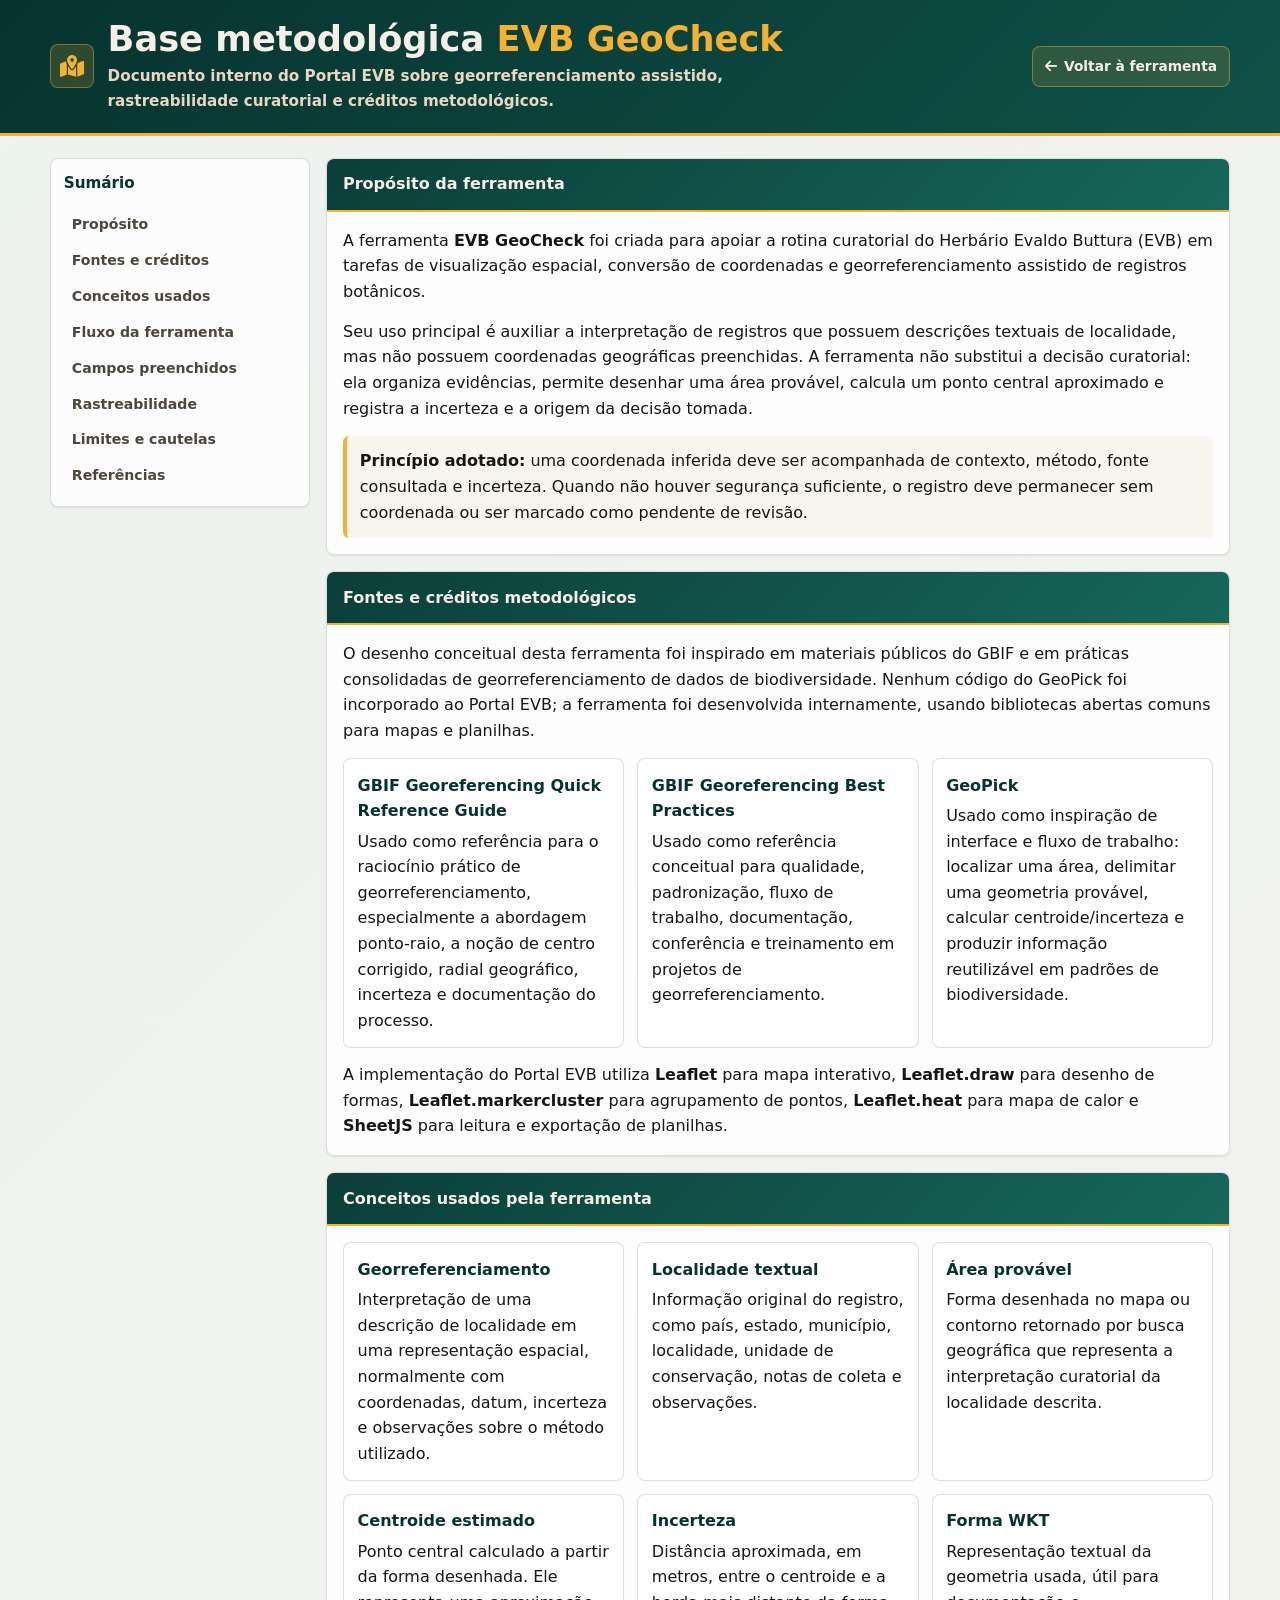
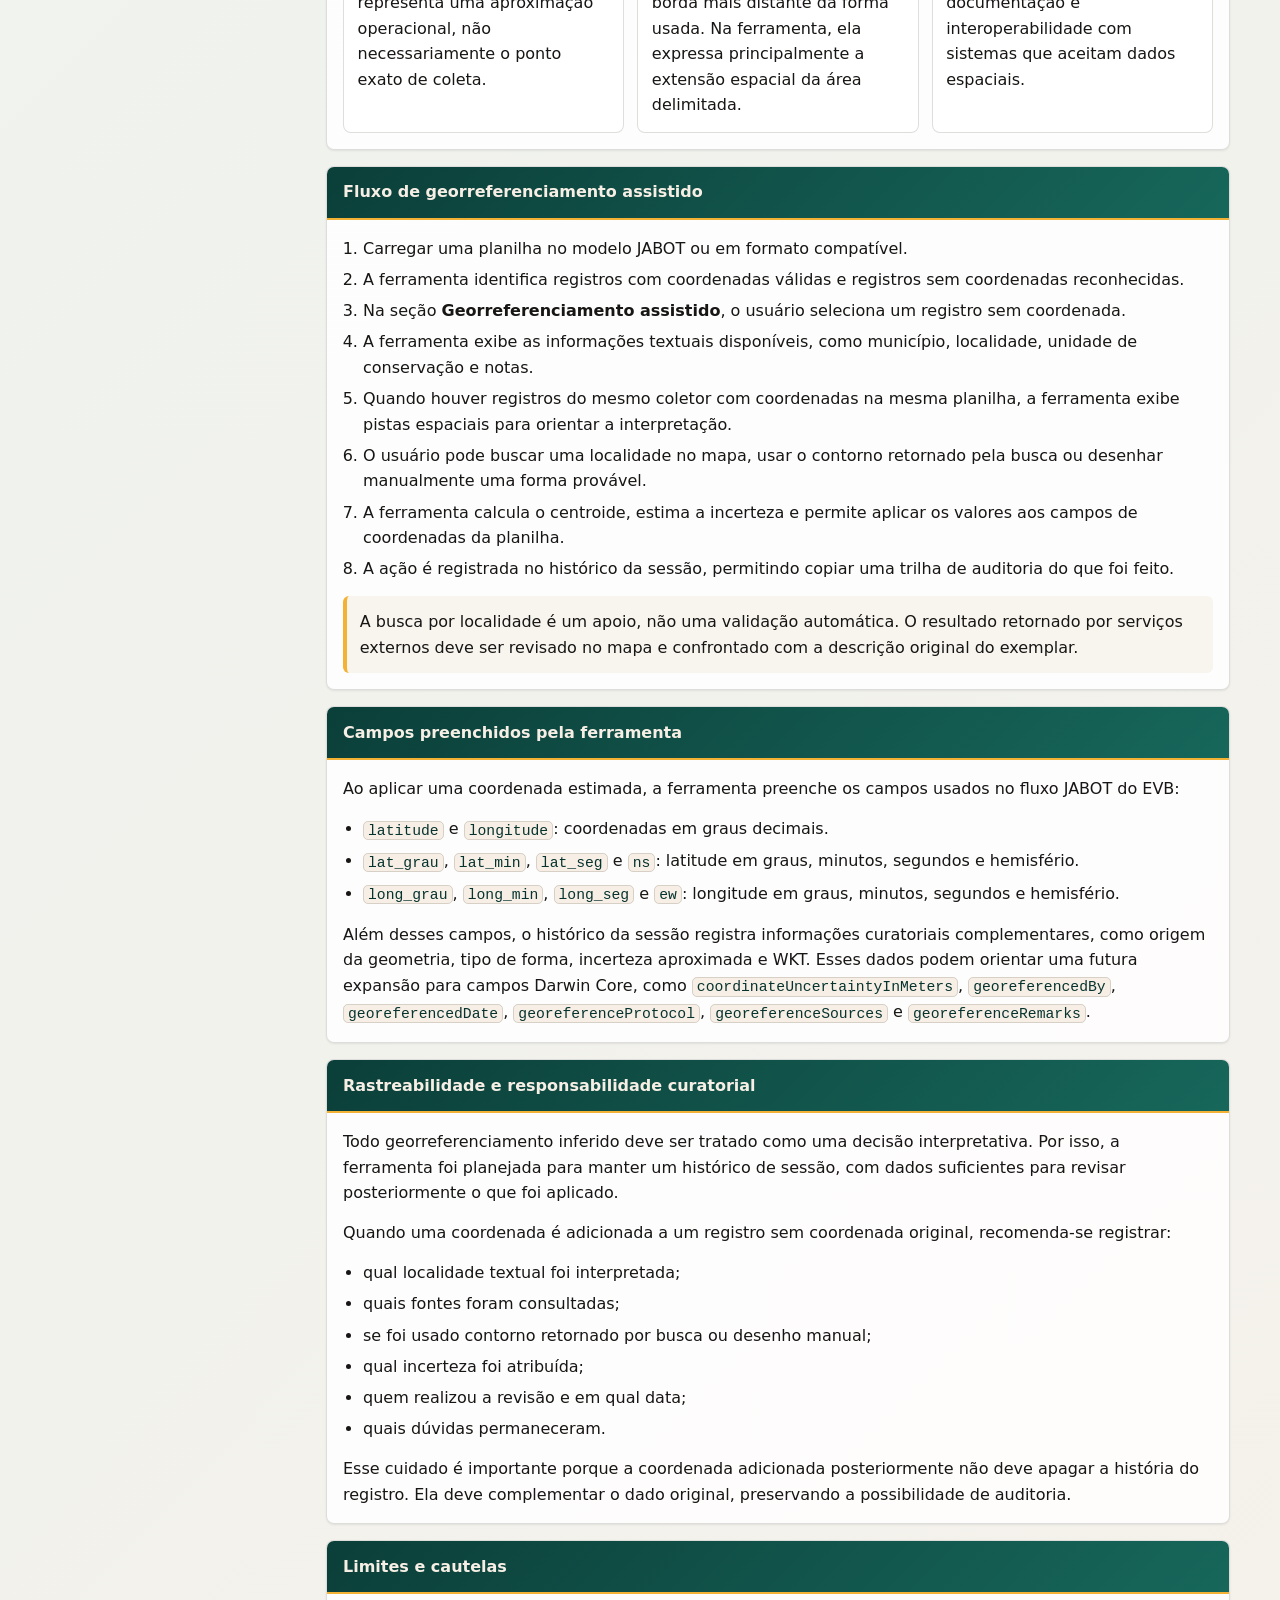
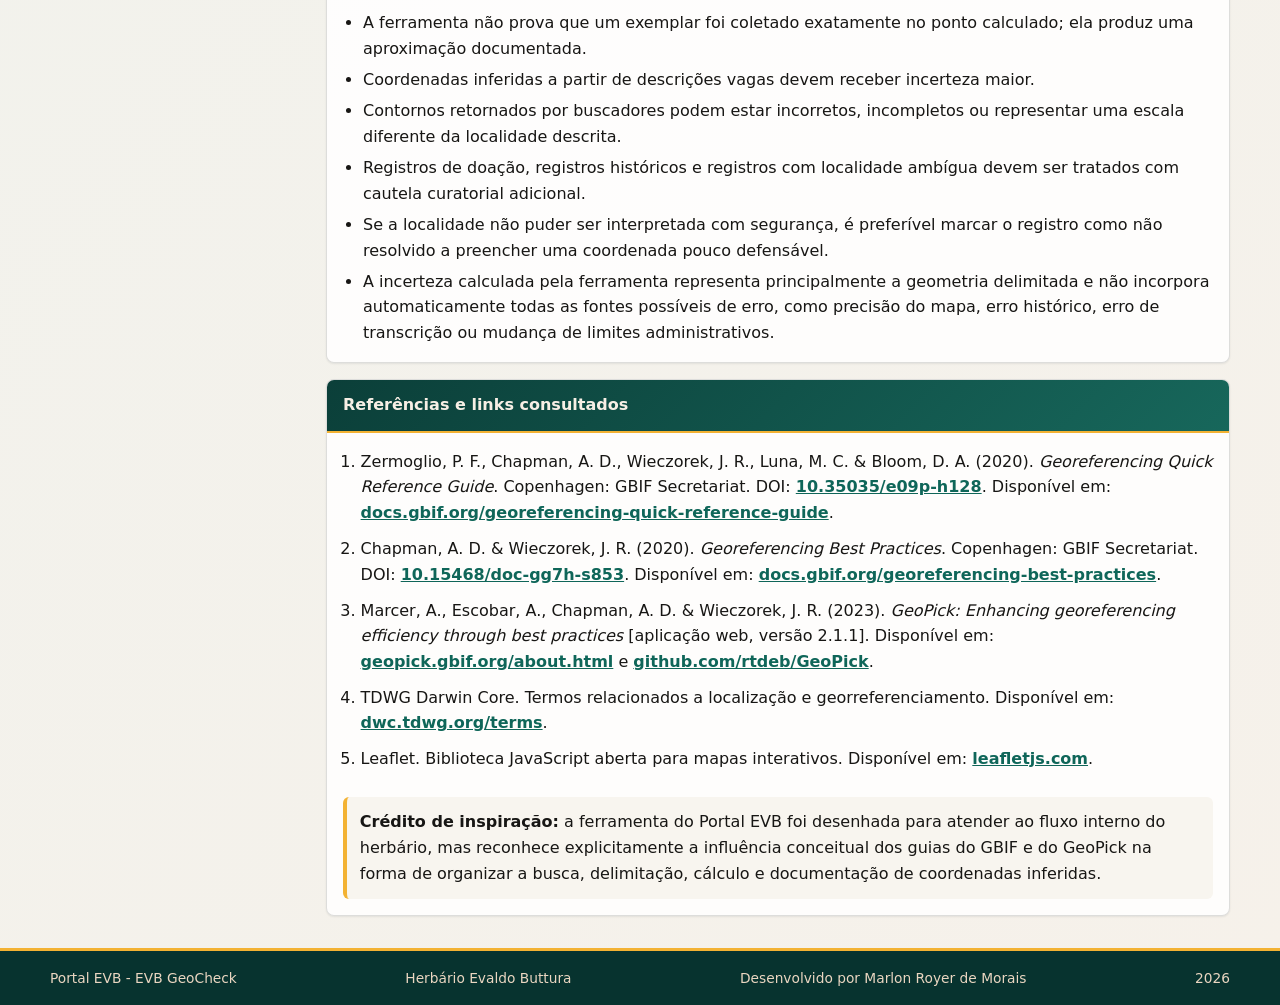
<file: tools/Mapa_Coordenadas/georreferenciamento.html>
<!DOCTYPE html>
<html lang="pt-BR">
<head>
    <meta charset="UTF-8">
    <meta name="viewport" content="width=device-width, initial-scale=1.0">
    <meta name="description" content="Base metodológica da ferramenta EVB GeoCheck do Portal EVB.">
    <title>Base metodológica - EVB GeoCheck</title>
    <!--
        Documento metodológico da ferramenta EVB GeoCheck.
        O texto credita explicitamente GBIF Georeferencing Quick Reference Guide,
        GBIF Georeferencing Best Practices, Darwin Core, Leaflet e GeoPick como
        referências conceituais/metodológicas. A ferramenta do Portal EVB não
        incorpora código do GeoPick.
    -->
    <link rel="stylesheet" href="https://cdnjs.cloudflare.com/ajax/libs/font-awesome/6.4.0/css/all.min.css">
    <style>
        :root {
            --evb-green-950: #07332f;
            --evb-green-900: #0b3f39;
            --evb-green-800: #0f5148;
            --evb-gold-500: #f3b233;
            --evb-cream-100: #f7efe5;
            --evb-cream-200: #ead6c1;
            --evb-stone-100: #f5f2ed;
            --evb-stone-700: #4d463e;
            --evb-ink-900: #171614;
            --evb-border: rgba(23, 22, 20, 0.14);
            --evb-radius: 8px;
            --evb-shadow: 0 10px 28px rgba(12, 31, 27, 0.14);
        }

        * { box-sizing: border-box; }

        html {
            min-width: 320px;
            scroll-behavior: smooth;
        }

        body {
            background: linear-gradient(135deg, #edf3ef 0%, #f6f1ea 100%);
            color: var(--evb-ink-900);
            font-family: "Segoe UI", system-ui, -apple-system, BlinkMacSystemFont, sans-serif;
            line-height: 1.6;
            margin: 0;
        }

        .app-header {
            background: linear-gradient(135deg, var(--evb-green-950), var(--evb-green-800));
            border-bottom: 3px solid var(--evb-gold-500);
            color: var(--evb-cream-100);
            padding: 1.25rem;
        }

        .header-content,
        .main-container,
        .footer-content {
            margin: 0 auto;
            width: min(100% - 2rem, 1180px);
        }

        .header-content {
            align-items: center;
            display: flex;
            gap: 1rem;
            justify-content: space-between;
        }

        .brand {
            align-items: center;
            display: flex;
            gap: 0.85rem;
        }

        .brand i {
            align-items: center;
            background: rgba(243, 178, 51, 0.16);
            border: 1px solid rgba(243, 178, 51, 0.42);
            border-radius: var(--evb-radius);
            color: var(--evb-gold-500);
            display: inline-flex;
            flex: 0 0 44px;
            font-size: 1.35rem;
            height: 44px;
            justify-content: center;
            width: 44px;
        }

        h1 {
            font-size: clamp(1.45rem, 3vw, 2.2rem);
            line-height: 1.1;
            margin: 0;
        }

        h1 span { color: var(--evb-gold-500); }

        .subtitle {
            color: var(--evb-cream-200);
            font-size: 0.95rem;
            font-weight: 600;
            margin: 0.35rem 0 0;
            max-width: 720px;
        }

        .back-link {
            align-items: center;
            background: rgba(243, 178, 51, 0.14);
            border: 1px solid rgba(243, 178, 51, 0.42);
            border-radius: var(--evb-radius);
            color: var(--evb-cream-100);
            display: inline-flex;
            font-size: 0.86rem;
            font-weight: 800;
            gap: 0.45rem;
            padding: 0.55rem 0.75rem;
            text-decoration: none;
            white-space: nowrap;
        }

        .back-link:hover,
        .back-link:focus-visible {
            background: var(--evb-gold-500);
            color: var(--evb-green-950);
        }

        .main-container {
            display: grid;
            gap: 1rem;
            grid-template-columns: 260px minmax(0, 1fr);
            padding: 1.35rem 0 2rem;
        }

        .toc {
            align-self: start;
            background: rgba(255, 255, 255, 0.76);
            border: 1px solid var(--evb-border);
            border-radius: var(--evb-radius);
            box-shadow: 0 1px 2px rgba(12, 31, 27, 0.08);
            padding: 0.8rem;
            position: sticky;
            top: 1rem;
        }

        .toc h2 {
            color: var(--evb-green-950);
            font-size: 0.95rem;
            margin: 0 0 0.65rem;
        }

        .toc a {
            border-radius: 6px;
            color: var(--evb-stone-700);
            display: block;
            font-size: 0.88rem;
            font-weight: 700;
            padding: 0.42rem 0.5rem;
            text-decoration: none;
        }

        .toc a:hover,
        .toc a:focus-visible {
            background: #f7efe5;
            color: var(--evb-green-950);
        }

        .content {
            display: grid;
            gap: 1rem;
            min-width: 0;
        }

        .panel {
            background: rgba(255, 255, 255, 0.86);
            border: 1px solid var(--evb-border);
            border-radius: var(--evb-radius);
            box-shadow: 0 1px 2px rgba(12, 31, 27, 0.08);
            overflow: hidden;
        }

        .panel h2 {
            background: linear-gradient(135deg, var(--evb-green-900), #17675b);
            border-bottom: 2px solid var(--evb-gold-500);
            color: var(--evb-cream-100);
            font-size: 1rem;
            margin: 0;
            padding: 0.8rem 1rem;
        }

        .panel-body {
            display: grid;
            gap: 0.9rem;
            padding: 1rem;
        }

        h3 {
            color: var(--evb-green-950);
            font-size: 1rem;
            margin: 0.35rem 0 0;
        }

        p { margin: 0; }

        ul,
        ol {
            margin: 0;
            padding-left: 1.25rem;
        }

        li + li { margin-top: 0.35rem; }

        code {
            background: #f7efe5;
            border: 1px solid var(--evb-border);
            border-radius: 5px;
            color: var(--evb-green-950);
            font-family: Consolas, "Liberation Mono", monospace;
            font-size: 0.92em;
            padding: 0.05rem 0.25rem;
        }

        .note {
            background: #f8f5ef;
            border-left: 4px solid var(--evb-gold-500);
            border-radius: 6px;
            padding: 0.8rem;
        }

        .grid {
            display: grid;
            gap: 0.8rem;
            grid-template-columns: repeat(auto-fit, minmax(240px, 1fr));
        }

        .mini-card {
            background: #fff;
            border: 1px solid var(--evb-border);
            border-radius: var(--evb-radius);
            padding: 0.85rem;
        }

        .mini-card strong {
            color: var(--evb-green-950);
            display: block;
            margin-bottom: 0.3rem;
        }

        a {
            color: #0f6659;
            font-weight: 800;
        }

        .references {
            padding-left: 1.1rem;
        }

        .references li {
            margin-bottom: 0.65rem;
        }

        .app-footer {
            background: var(--evb-green-950);
            border-top: 3px solid var(--evb-gold-500);
            color: var(--evb-cream-200);
            padding: 1rem 1.25rem;
        }

        .footer-content {
            display: flex;
            flex-wrap: wrap;
            font-size: 0.86rem;
            gap: 0.75rem 1.5rem;
            justify-content: space-between;
        }

        @media (max-width: 900px) {
            .header-content {
                align-items: flex-start;
                flex-direction: column;
            }

            .main-container {
                grid-template-columns: 1fr;
            }

            .toc {
                position: static;
            }
        }
    </style>
</head>
<body>
    <header class="app-header">
        <div class="header-content">
            <div class="brand">
                <i class="fas fa-map-location-dot" aria-hidden="true"></i>
                <div>
                    <h1>Base metodológica <span>EVB GeoCheck</span></h1>
                    <p class="subtitle">Documento interno do Portal EVB sobre georreferenciamento assistido, rastreabilidade curatorial e créditos metodológicos.</p>
                </div>
            </div>
            <a class="back-link" href="index.html">
                <i class="fas fa-arrow-left" aria-hidden="true"></i> Voltar à ferramenta
            </a>
        </div>
    </header>

    <main class="main-container">
        <nav class="toc" aria-label="Sumário">
            <h2>Sumário</h2>
            <a href="#proposito">Propósito</a>
            <a href="#fontes">Fontes e créditos</a>
            <a href="#conceitos">Conceitos usados</a>
            <a href="#fluxo">Fluxo da ferramenta</a>
            <a href="#campos">Campos preenchidos</a>
            <a href="#rastreabilidade">Rastreabilidade</a>
            <a href="#limites">Limites e cautelas</a>
            <a href="#referencias">Referências</a>
        </nav>

        <div class="content">
            <section class="panel" id="proposito">
                <h2>Propósito da ferramenta</h2>
                <div class="panel-body">
                    <p>A ferramenta <strong>EVB GeoCheck</strong> foi criada para apoiar a rotina curatorial do Herbário Evaldo Buttura (EVB) em tarefas de visualização espacial, conversão de coordenadas e georreferenciamento assistido de registros botânicos.</p>
                    <p>Seu uso principal é auxiliar a interpretação de registros que possuem descrições textuais de localidade, mas não possuem coordenadas geográficas preenchidas. A ferramenta não substitui a decisão curatorial: ela organiza evidências, permite desenhar uma área provável, calcula um ponto central aproximado e registra a incerteza e a origem da decisão tomada.</p>
                    <div class="note">
                        <p><strong>Princípio adotado:</strong> uma coordenada inferida deve ser acompanhada de contexto, método, fonte consultada e incerteza. Quando não houver segurança suficiente, o registro deve permanecer sem coordenada ou ser marcado como pendente de revisão.</p>
                    </div>
                </div>
            </section>

            <section class="panel" id="fontes">
                <h2>Fontes e créditos metodológicos</h2>
                <div class="panel-body">
                    <p>O desenho conceitual desta ferramenta foi inspirado em materiais públicos do GBIF e em práticas consolidadas de georreferenciamento de dados de biodiversidade. Nenhum código do GeoPick foi incorporado ao Portal EVB; a ferramenta foi desenvolvida internamente, usando bibliotecas abertas comuns para mapas e planilhas.</p>
                    <div class="grid">
                        <div class="mini-card">
                            <strong>GBIF Georeferencing Quick Reference Guide</strong>
                            <p>Usado como referência para o raciocínio prático de georreferenciamento, especialmente a abordagem ponto-raio, a noção de centro corrigido, radial geográfico, incerteza e documentação do processo.</p>
                        </div>
                        <div class="mini-card">
                            <strong>GBIF Georeferencing Best Practices</strong>
                            <p>Usado como referência conceitual para qualidade, padronização, fluxo de trabalho, documentação, conferência e treinamento em projetos de georreferenciamento.</p>
                        </div>
                        <div class="mini-card">
                            <strong>GeoPick</strong>
                            <p>Usado como inspiração de interface e fluxo de trabalho: localizar uma área, delimitar uma geometria provável, calcular centroide/incerteza e produzir informação reutilizável em padrões de biodiversidade.</p>
                        </div>
                    </div>
                    <p>A implementação do Portal EVB utiliza <strong>Leaflet</strong> para mapa interativo, <strong>Leaflet.draw</strong> para desenho de formas, <strong>Leaflet.markercluster</strong> para agrupamento de pontos, <strong>Leaflet.heat</strong> para mapa de calor e <strong>SheetJS</strong> para leitura e exportação de planilhas.</p>
                </div>
            </section>

            <section class="panel" id="conceitos">
                <h2>Conceitos usados pela ferramenta</h2>
                <div class="panel-body">
                    <div class="grid">
                        <div class="mini-card">
                            <strong>Georreferenciamento</strong>
                            <p>Interpretação de uma descrição de localidade em uma representação espacial, normalmente com coordenadas, datum, incerteza e observações sobre o método utilizado.</p>
                        </div>
                        <div class="mini-card">
                            <strong>Localidade textual</strong>
                            <p>Informação original do registro, como país, estado, município, localidade, unidade de conservação, notas de coleta e observações.</p>
                        </div>
                        <div class="mini-card">
                            <strong>Área provável</strong>
                            <p>Forma desenhada no mapa ou contorno retornado por busca geográfica que representa a interpretação curatorial da localidade descrita.</p>
                        </div>
                        <div class="mini-card">
                            <strong>Centroide estimado</strong>
                            <p>Ponto central calculado a partir da forma desenhada. Ele representa uma aproximação operacional, não necessariamente o ponto exato de coleta.</p>
                        </div>
                        <div class="mini-card">
                            <strong>Incerteza</strong>
                            <p>Distância aproximada, em metros, entre o centroide e a borda mais distante da forma usada. Na ferramenta, ela expressa principalmente a extensão espacial da área delimitada.</p>
                        </div>
                        <div class="mini-card">
                            <strong>Forma WKT</strong>
                            <p>Representação textual da geometria usada, útil para documentação e interoperabilidade com sistemas que aceitam dados espaciais.</p>
                        </div>
                    </div>
                </div>
            </section>

            <section class="panel" id="fluxo">
                <h2>Fluxo de georreferenciamento assistido</h2>
                <div class="panel-body">
                    <ol>
                        <li>Carregar uma planilha no modelo JABOT ou em formato compatível.</li>
                        <li>A ferramenta identifica registros com coordenadas válidas e registros sem coordenadas reconhecidas.</li>
                        <li>Na seção <strong>Georreferenciamento assistido</strong>, o usuário seleciona um registro sem coordenada.</li>
                        <li>A ferramenta exibe as informações textuais disponíveis, como município, localidade, unidade de conservação e notas.</li>
                        <li>Quando houver registros do mesmo coletor com coordenadas na mesma planilha, a ferramenta exibe pistas espaciais para orientar a interpretação.</li>
                        <li>O usuário pode buscar uma localidade no mapa, usar o contorno retornado pela busca ou desenhar manualmente uma forma provável.</li>
                        <li>A ferramenta calcula o centroide, estima a incerteza e permite aplicar os valores aos campos de coordenadas da planilha.</li>
                        <li>A ação é registrada no histórico da sessão, permitindo copiar uma trilha de auditoria do que foi feito.</li>
                    </ol>
                    <div class="note">
                        <p>A busca por localidade é um apoio, não uma validação automática. O resultado retornado por serviços externos deve ser revisado no mapa e confrontado com a descrição original do exemplar.</p>
                    </div>
                </div>
            </section>

            <section class="panel" id="campos">
                <h2>Campos preenchidos pela ferramenta</h2>
                <div class="panel-body">
                    <p>Ao aplicar uma coordenada estimada, a ferramenta preenche os campos usados no fluxo JABOT do EVB:</p>
                    <ul>
                        <li><code>latitude</code> e <code>longitude</code>: coordenadas em graus decimais.</li>
                        <li><code>lat_grau</code>, <code>lat_min</code>, <code>lat_seg</code> e <code>ns</code>: latitude em graus, minutos, segundos e hemisfério.</li>
                        <li><code>long_grau</code>, <code>long_min</code>, <code>long_seg</code> e <code>ew</code>: longitude em graus, minutos, segundos e hemisfério.</li>
                    </ul>
                    <p>Além desses campos, o histórico da sessão registra informações curatoriais complementares, como origem da geometria, tipo de forma, incerteza aproximada e WKT. Esses dados podem orientar uma futura expansão para campos Darwin Core, como <code>coordinateUncertaintyInMeters</code>, <code>georeferencedBy</code>, <code>georeferencedDate</code>, <code>georeferenceProtocol</code>, <code>georeferenceSources</code> e <code>georeferenceRemarks</code>.</p>
                </div>
            </section>

            <section class="panel" id="rastreabilidade">
                <h2>Rastreabilidade e responsabilidade curatorial</h2>
                <div class="panel-body">
                    <p>Todo georreferenciamento inferido deve ser tratado como uma decisão interpretativa. Por isso, a ferramenta foi planejada para manter um histórico de sessão, com dados suficientes para revisar posteriormente o que foi aplicado.</p>
                    <p>Quando uma coordenada é adicionada a um registro sem coordenada original, recomenda-se registrar:</p>
                    <ul>
                        <li>qual localidade textual foi interpretada;</li>
                        <li>quais fontes foram consultadas;</li>
                        <li>se foi usado contorno retornado por busca ou desenho manual;</li>
                        <li>qual incerteza foi atribuída;</li>
                        <li>quem realizou a revisão e em qual data;</li>
                        <li>quais dúvidas permaneceram.</li>
                    </ul>
                    <p>Esse cuidado é importante porque a coordenada adicionada posteriormente não deve apagar a história do registro. Ela deve complementar o dado original, preservando a possibilidade de auditoria.</p>
                </div>
            </section>

            <section class="panel" id="limites">
                <h2>Limites e cautelas</h2>
                <div class="panel-body">
                    <ul>
                        <li>A ferramenta não prova que um exemplar foi coletado exatamente no ponto calculado; ela produz uma aproximação documentada.</li>
                        <li>Coordenadas inferidas a partir de descrições vagas devem receber incerteza maior.</li>
                        <li>Contornos retornados por buscadores podem estar incorretos, incompletos ou representar uma escala diferente da localidade descrita.</li>
                        <li>Registros de doação, registros históricos e registros com localidade ambígua devem ser tratados com cautela curatorial adicional.</li>
                        <li>Se a localidade não puder ser interpretada com segurança, é preferível marcar o registro como não resolvido a preencher uma coordenada pouco defensável.</li>
                        <li>A incerteza calculada pela ferramenta representa principalmente a geometria delimitada e não incorpora automaticamente todas as fontes possíveis de erro, como precisão do mapa, erro histórico, erro de transcrição ou mudança de limites administrativos.</li>
                    </ul>
                </div>
            </section>

            <section class="panel" id="referencias">
                <h2>Referências e links consultados</h2>
                <div class="panel-body">
                    <ol class="references">
                        <li>Zermoglio, P. F., Chapman, A. D., Wieczorek, J. R., Luna, M. C. & Bloom, D. A. (2020). <em>Georeferencing Quick Reference Guide</em>. Copenhagen: GBIF Secretariat. DOI: <a href="https://doi.org/10.35035/e09p-h128" target="_blank" rel="noopener">10.35035/e09p-h128</a>. Disponível em: <a href="https://docs.gbif.org/georeferencing-quick-reference-guide/1.0/en/" target="_blank" rel="noopener">docs.gbif.org/georeferencing-quick-reference-guide</a>.</li>
                        <li>Chapman, A. D. & Wieczorek, J. R. (2020). <em>Georeferencing Best Practices</em>. Copenhagen: GBIF Secretariat. DOI: <a href="https://doi.org/10.15468/doc-gg7h-s853" target="_blank" rel="noopener">10.15468/doc-gg7h-s853</a>. Disponível em: <a href="https://docs.gbif.org/georeferencing-best-practices/1.0/en/" target="_blank" rel="noopener">docs.gbif.org/georeferencing-best-practices</a>.</li>
                        <li>Marcer, A., Escobar, A., Chapman, A. D. & Wieczorek, J. R. (2023). <em>GeoPick: Enhancing georeferencing efficiency through best practices</em> [aplicação web, versão 2.1.1]. Disponível em: <a href="https://geopick.gbif.org/about.html" target="_blank" rel="noopener">geopick.gbif.org/about.html</a> e <a href="https://github.com/rtdeb/GeoPick" target="_blank" rel="noopener">github.com/rtdeb/GeoPick</a>.</li>
                        <li>TDWG Darwin Core. Termos relacionados a localização e georreferenciamento. Disponível em: <a href="https://dwc.tdwg.org/terms/" target="_blank" rel="noopener">dwc.tdwg.org/terms</a>.</li>
                        <li>Leaflet. Biblioteca JavaScript aberta para mapas interativos. Disponível em: <a href="https://leafletjs.com/" target="_blank" rel="noopener">leafletjs.com</a>.</li>
                    </ol>
                    <div class="note">
                        <p><strong>Crédito de inspiração:</strong> a ferramenta do Portal EVB foi desenhada para atender ao fluxo interno do herbário, mas reconhece explicitamente a influência conceitual dos guias do GBIF e do GeoPick na forma de organizar a busca, delimitação, cálculo e documentação de coordenadas inferidas.</p>
                    </div>
                </div>
            </section>
        </div>
    </main>

    <footer class="app-footer">
        <div class="footer-content">
            <span>Portal EVB - EVB GeoCheck</span>
            <span>Herbário Evaldo Buttura</span>
            <span>Desenvolvido por Marlon Royer de Morais</span>
            <span>2026</span>
        </div>
    </footer>
</body>
</html>
</file>
